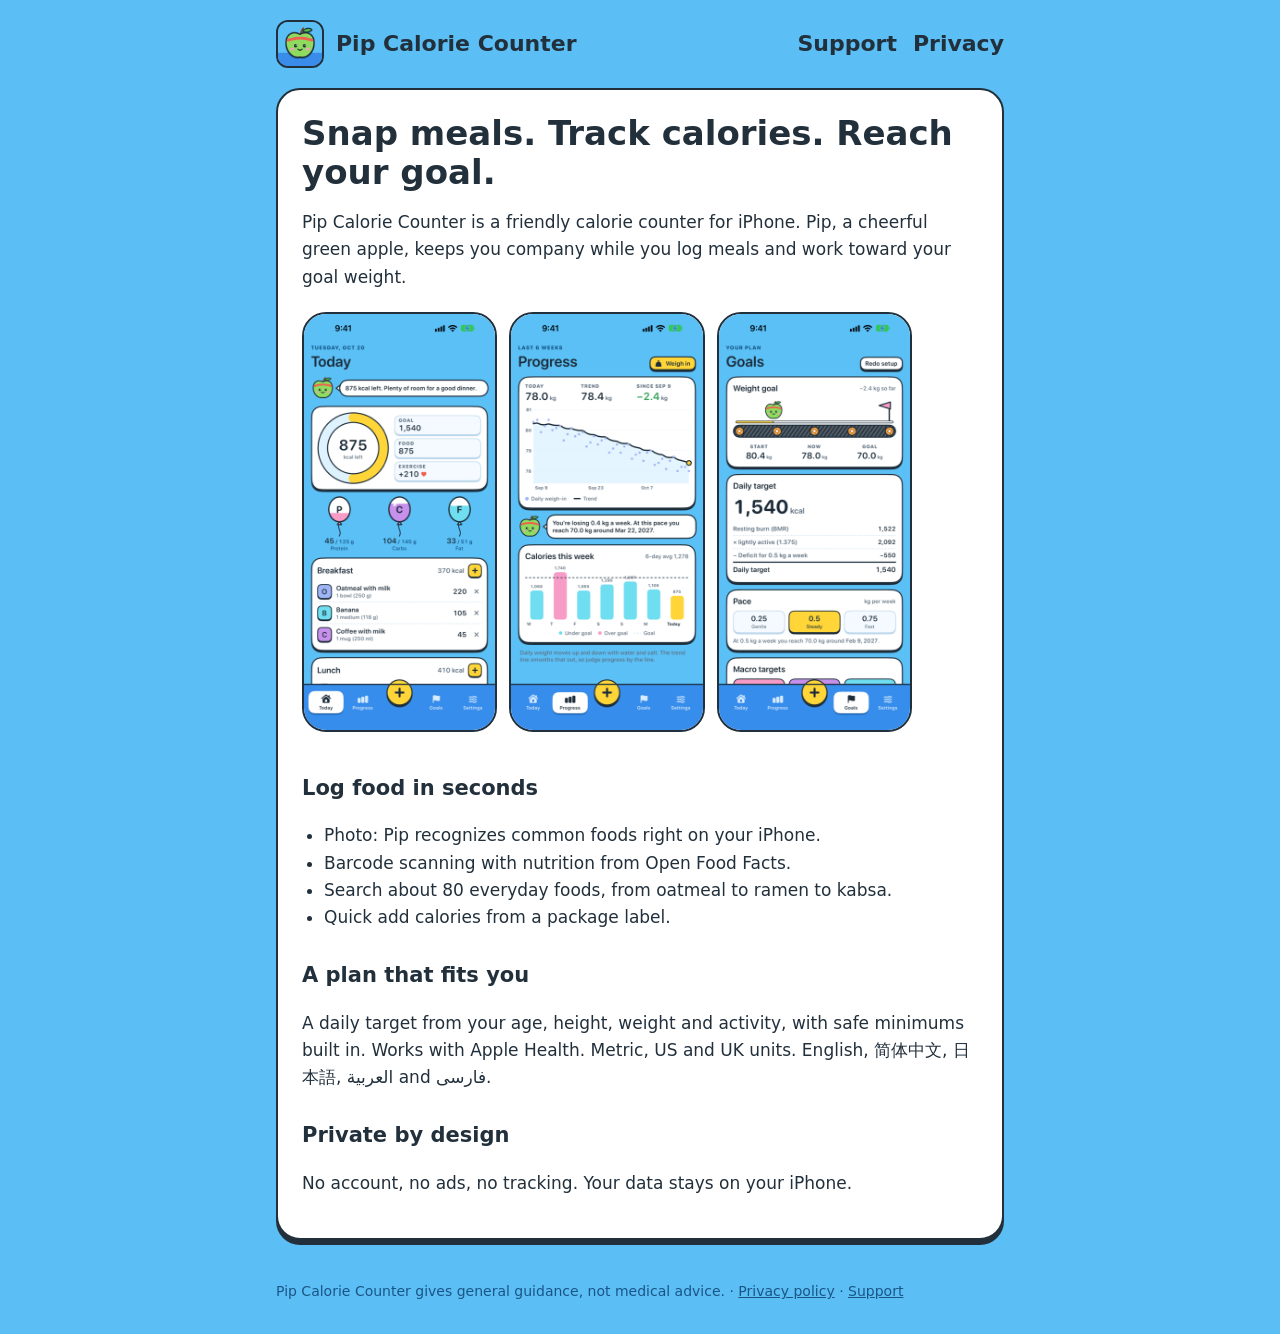
<file: index.html>
<!doctype html>
<html lang="en"><head><meta charset="utf-8"><meta name="viewport" content="width=device-width,initial-scale=1">
<title>Pip Calorie Counter</title><meta name="description" content="Snap meals, track calories. A friendly calorie counter for iPhone.">
<link rel="icon" href="img/icon.png"><link rel="stylesheet" href="style.css"></head>
<body>
<header><img src="img/icon.png" alt=""><a href="./">Pip Calorie Counter</a><nav><a href="support.html">Support</a><a href="privacy.html">Privacy</a></nav></header>
<main>
<div class="card">
<h1>Snap meals. Track calories. Reach your goal.</h1>
<p>Pip Calorie Counter is a friendly calorie counter for iPhone. Pip, a cheerful green apple, keeps you company while you log meals and work toward your goal weight.</p>
<div class="shots"><img src="img/shot01.png" alt="Today screen with calorie ring and macro balloons"><img src="img/shot03.png" alt="Weight trend chart"><img src="img/shot04.png" alt="Goals with daily calorie target"></div>
<h2>Log food in seconds</h2>
<ul><li>Photo: Pip recognizes common foods right on your iPhone.</li><li>Barcode scanning with nutrition from Open Food Facts.</li><li>Search about 80 everyday foods, from oatmeal to ramen to kabsa.</li><li>Quick add calories from a package label.</li></ul>
<h2>A plan that fits you</h2>
<p>A daily target from your age, height, weight and activity, with safe minimums built in. Works with Apple Health. Metric, US and UK units. English, 简体中文, 日本語, العربية and فارسی.</p>
<h2>Private by design</h2>
<p>No account, no ads, no tracking. Your data stays on your iPhone.</p>
</div>
</main>
<footer>Pip Calorie Counter gives general guidance, not medical advice. · <a href="privacy.html">Privacy policy</a> · <a href="support.html">Support</a></footer>
</body></html>
</file>
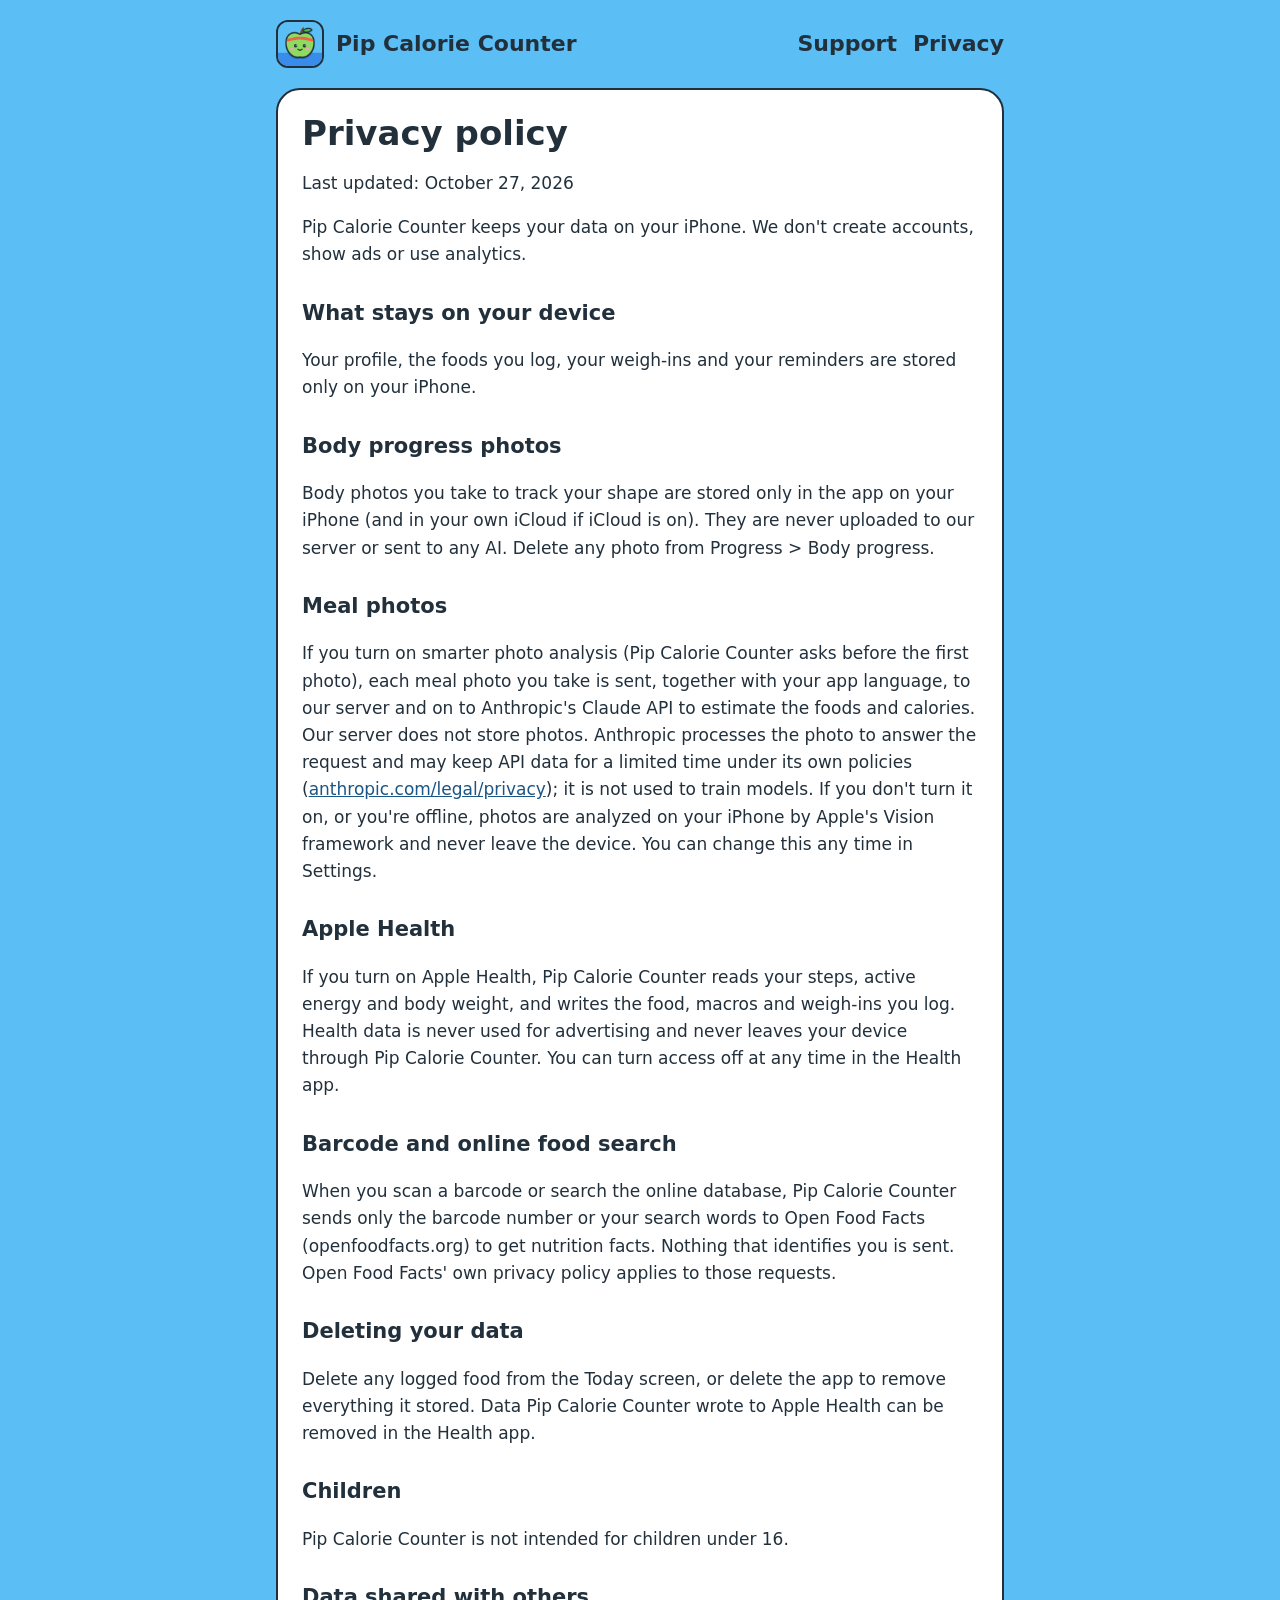
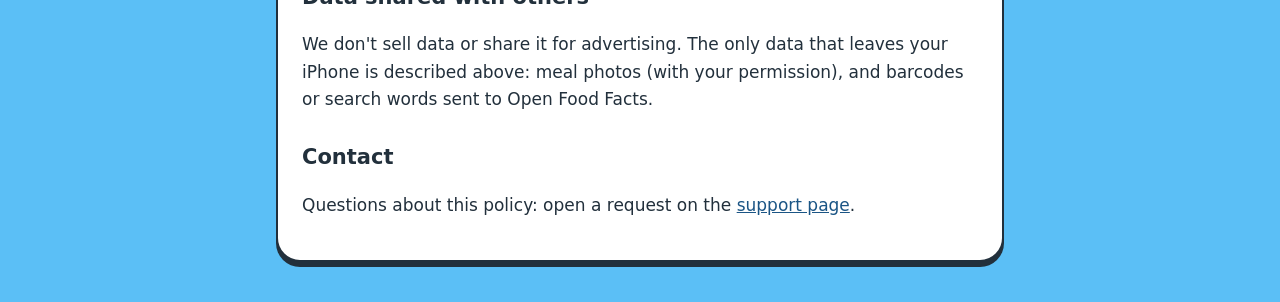
<file: privacy.html>
<!doctype html>
<html lang="en"><head><meta charset="utf-8"><meta name="viewport" content="width=device-width,initial-scale=1">
<title>Pip Calorie Counter Privacy Policy</title><link rel="icon" href="img/icon.png"><link rel="stylesheet" href="style.css"></head>
<body>
<header><img src="img/icon.png" alt=""><a href="./">Pip Calorie Counter</a><nav><a href="support.html">Support</a><a href="privacy.html">Privacy</a></nav></header>
<main><div class="card">
<h1>Privacy policy</h1>
<p>Last updated: October 27, 2026</p>
<p>Pip Calorie Counter keeps your data on your iPhone. We don't create accounts, show ads or use analytics.</p>
<h2>What stays on your device</h2>
<p>Your profile, the foods you log, your weigh-ins and your reminders are stored only on your iPhone.</p>
<h2>Body progress photos</h2>
<p>Body photos you take to track your shape are stored only in the app on your iPhone (and in your own iCloud if iCloud is on). They are never uploaded to our server or sent to any AI. Delete any photo from Progress > Body progress.</p>
<h2>Meal photos</h2>
<p>If you turn on smarter photo analysis (Pip Calorie Counter asks before the first photo), each meal photo you take is sent, together with your app language, to our server and on to Anthropic's Claude API to estimate the foods and calories. Our server does not store photos. Anthropic processes the photo to answer the request and may keep API data for a limited time under its own policies (<a href="https://www.anthropic.com/legal/privacy">anthropic.com/legal/privacy</a>); it is not used to train models. If you don't turn it on, or you're offline, photos are analyzed on your iPhone by Apple's Vision framework and never leave the device. You can change this any time in Settings.</p>
<h2>Apple Health</h2>
<p>If you turn on Apple Health, Pip Calorie Counter reads your steps, active energy and body weight, and writes the food, macros and weigh-ins you log. Health data is never used for advertising and never leaves your device through Pip Calorie Counter. You can turn access off at any time in the Health app.</p>
<h2>Barcode and online food search</h2>
<p>When you scan a barcode or search the online database, Pip Calorie Counter sends only the barcode number or your search words to Open Food Facts (openfoodfacts.org) to get nutrition facts. Nothing that identifies you is sent. Open Food Facts' own privacy policy applies to those requests.</p>
<h2>Deleting your data</h2>
<p>Delete any logged food from the Today screen, or delete the app to remove everything it stored. Data Pip Calorie Counter wrote to Apple Health can be removed in the Health app.</p>
<h2>Children</h2>
<p>Pip Calorie Counter is not intended for children under 16.</p>
<h2>Data shared with others</h2>
<p>We don't sell data or share it for advertising. The only data that leaves your iPhone is described above: meal photos (with your permission), and barcodes or search words sent to Open Food Facts.</p>
<h2>Contact</h2>
<p>Questions about this policy: open a request on the <a href="support.html">support page</a>.</p>
</div></main>
</body></html>
</file>
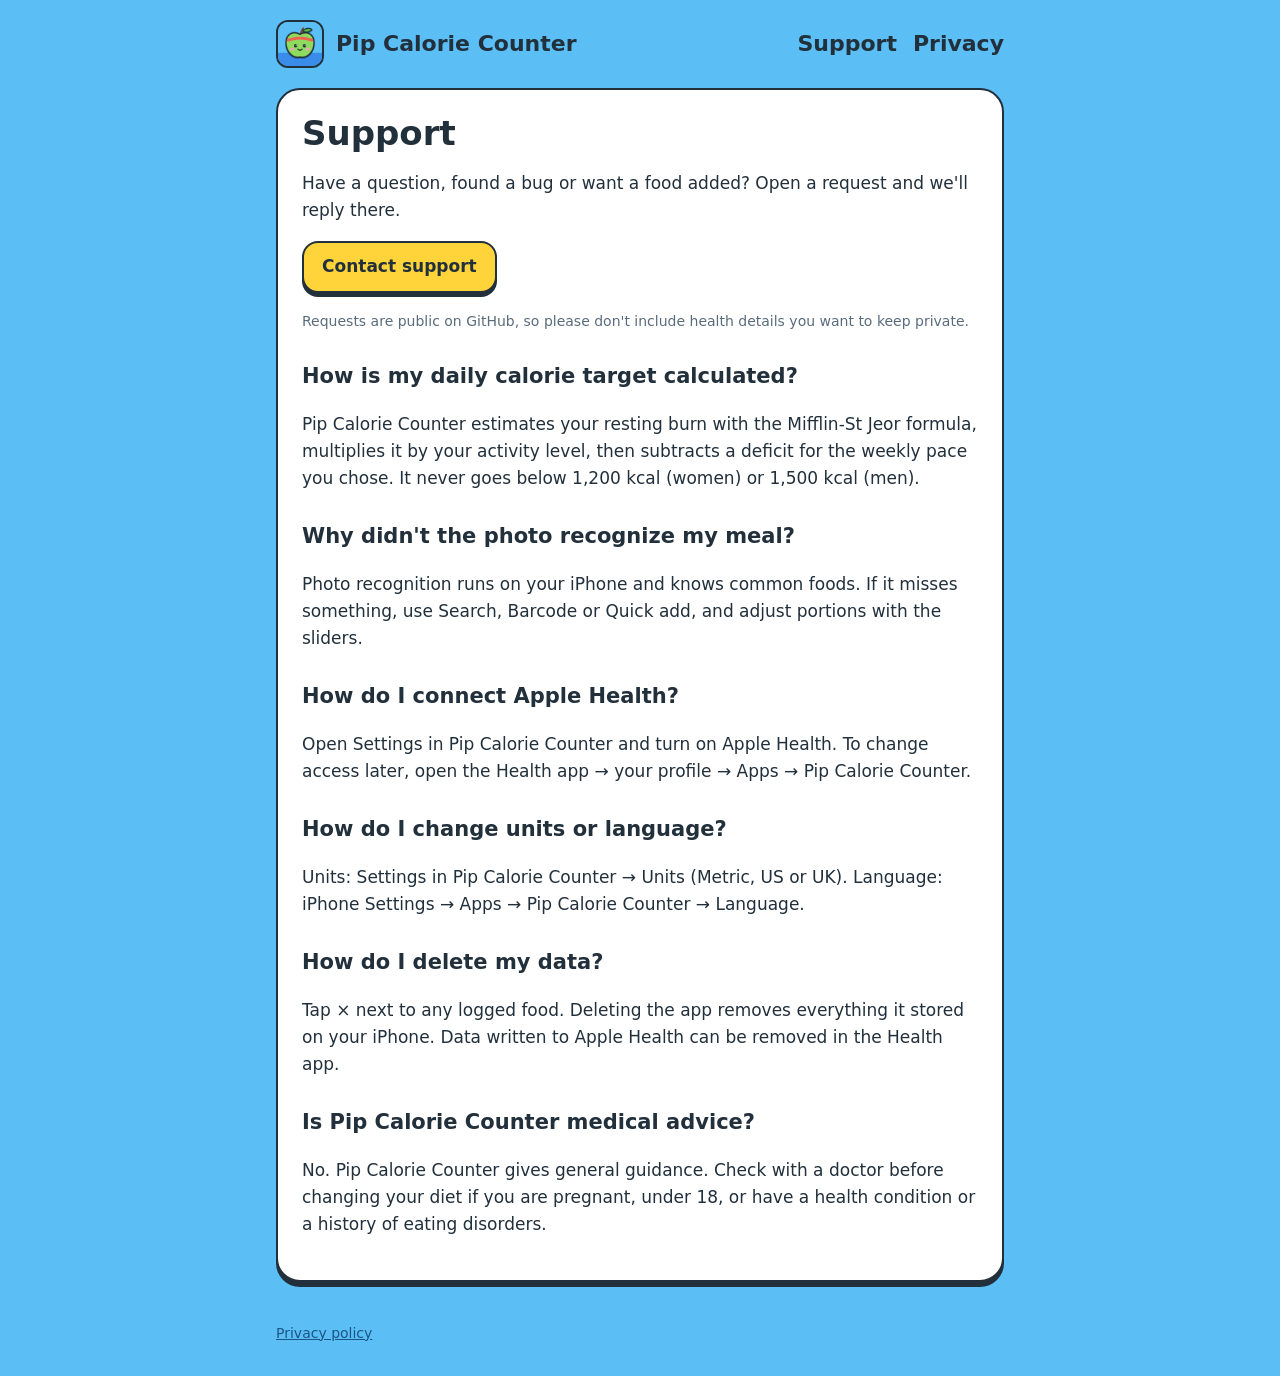
<file: support.html>
<!doctype html>
<html lang="en"><head><meta charset="utf-8"><meta name="viewport" content="width=device-width,initial-scale=1">
<title>Pip Calorie Counter Support</title><link rel="icon" href="img/icon.png"><link rel="stylesheet" href="style.css"></head>
<body>
<header><img src="img/icon.png" alt=""><a href="./">Pip Calorie Counter</a><nav><a href="support.html">Support</a><a href="privacy.html">Privacy</a></nav></header>
<main><div class="card">
<h1>Support</h1>
<p>Have a question, found a bug or want a food added? Open a request and we'll reply there.</p>
<p><a class="btn" href="https://github.com/nikirun2017-phache/skinny/issues/new">Contact support</a></p>
<p style="font-size:14px;color:#5A6C7C">Requests are public on GitHub, so please don't include health details you want to keep private.</p>

<h2>How is my daily calorie target calculated?</h2>
<p>Pip Calorie Counter estimates your resting burn with the Mifflin-St Jeor formula, multiplies it by your activity level, then subtracts a deficit for the weekly pace you chose. It never goes below 1,200 kcal (women) or 1,500 kcal (men).</p>
<h2>Why didn't the photo recognize my meal?</h2>
<p>Photo recognition runs on your iPhone and knows common foods. If it misses something, use Search, Barcode or Quick add, and adjust portions with the sliders.</p>
<h2>How do I connect Apple Health?</h2>
<p>Open Settings in Pip Calorie Counter and turn on Apple Health. To change access later, open the Health app → your profile → Apps → Pip Calorie Counter.</p>
<h2>How do I change units or language?</h2>
<p>Units: Settings in Pip Calorie Counter → Units (Metric, US or UK). Language: iPhone Settings → Apps → Pip Calorie Counter → Language.</p>
<h2>How do I delete my data?</h2>
<p>Tap × next to any logged food. Deleting the app removes everything it stored on your iPhone. Data written to Apple Health can be removed in the Health app.</p>
<h2>Is Pip Calorie Counter medical advice?</h2>
<p>No. Pip Calorie Counter gives general guidance. Check with a doctor before changing your diet if you are pregnant, under 18, or have a health condition or a history of eating disorders.</p>
</div></main>
<footer><a href="privacy.html">Privacy policy</a></footer>
</body></html>
</file>
<file: style.css>
:root{--sky:#5BBFF6;--deep:#3A8CEA;--ink:#22303C;--soft:#5A6C7C;--sun:#FFD43B;--paper:#fff}
*{box-sizing:border-box}
body{margin:0;font:17px/1.6 ui-rounded,-apple-system,"SF Pro Rounded",system-ui,sans-serif;color:var(--ink);background:var(--sky)}
a{color:#1B5585}
header{display:flex;align-items:center;gap:12px;max-width:760px;margin:0 auto;padding:20px 16px}
header img{width:48px;height:48px;border-radius:12px;border:2.5px solid var(--ink)}
header a{font-weight:700;font-size:22px;color:var(--ink);text-decoration:none}
nav{margin-inline-start:auto;display:flex;gap:16px;font-weight:600}
main{max-width:760px;margin:0 auto 40px;padding:0 16px}
.card{background:var(--paper);border:2.5px solid var(--ink);border-radius:24px;box-shadow:0 5px 0 var(--ink);padding:24px}
h1{font-size:34px;line-height:1.15;margin:0 0 8px}
h2{font-size:21px;margin:28px 0 6px}
.hero{display:grid;gap:24px;grid-template-columns:1fr;align-items:center}
.shots{display:flex;gap:12px;overflow-x:auto;padding:4px 0 12px}
.shots img{height:420px;border-radius:24px;border:2.5px solid var(--ink)}
.btn{display:inline-block;background:var(--sun);border:2.5px solid var(--ink);box-shadow:0 4px 0 var(--ink);border-radius:16px;padding:10px 18px;font-weight:700;color:var(--ink);text-decoration:none}
footer{max-width:760px;margin:0 auto;padding:0 16px 32px;color:#1B5585;font-size:14px}
ul{padding-inline-start:22px}
</file>
